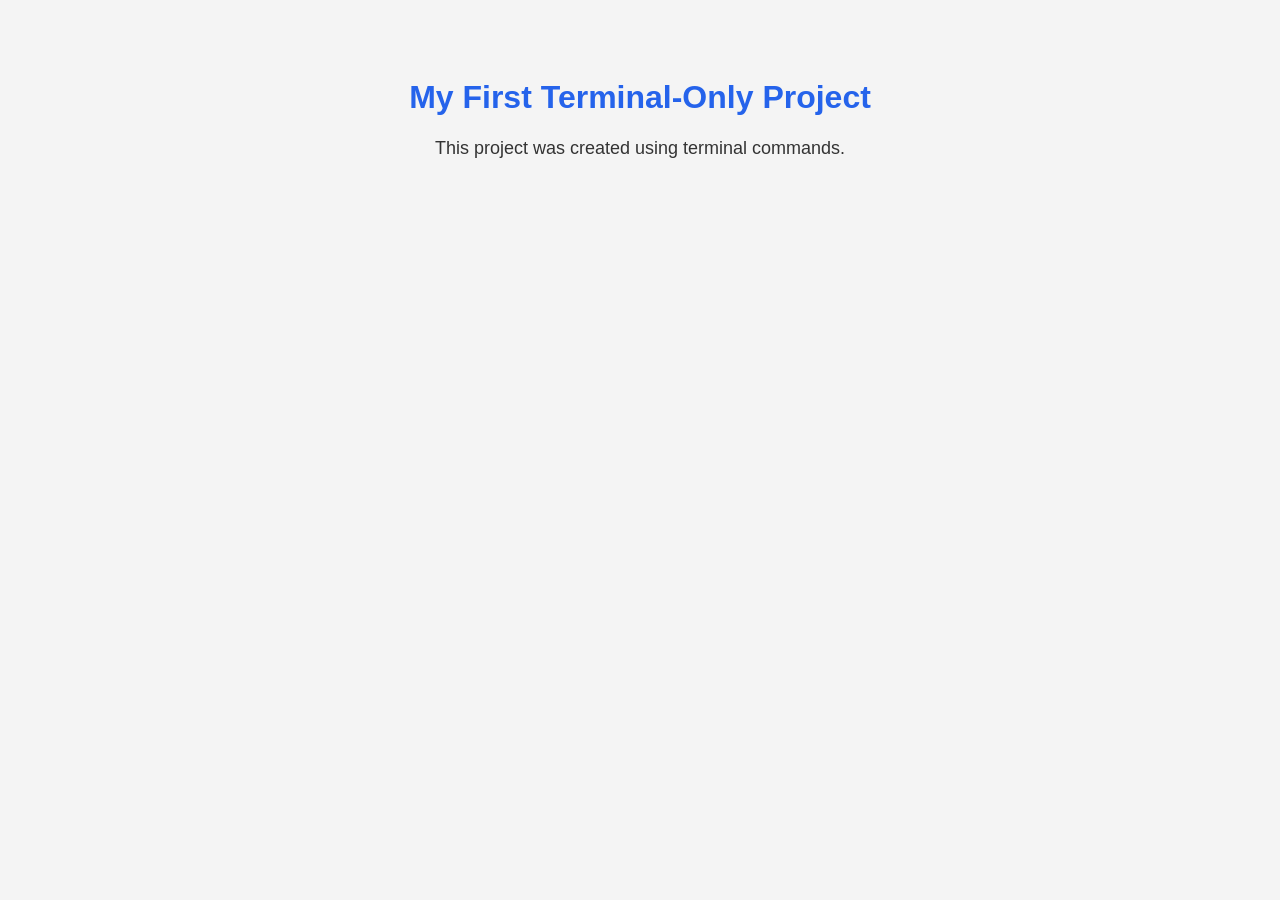
<file: daily-challenges/daily-challenge-1/src/index.html>
<!DOCTYPE html>
<html lang="en">
<head>
    <meta charset="UTF-8">
    <meta name="viewport" content="width=device-width, initial-scale=1.0">
    <title>Daily Challenge 1</title>
    <link rel="stylesheet" href="css/style.css">
</head>
<body>
    <h1>My First Terminal-Only Project</h1>
    <p>This project was created using terminal commands.</p>

    <script src="js/app.js"></script>
</body>
</html>
</file>
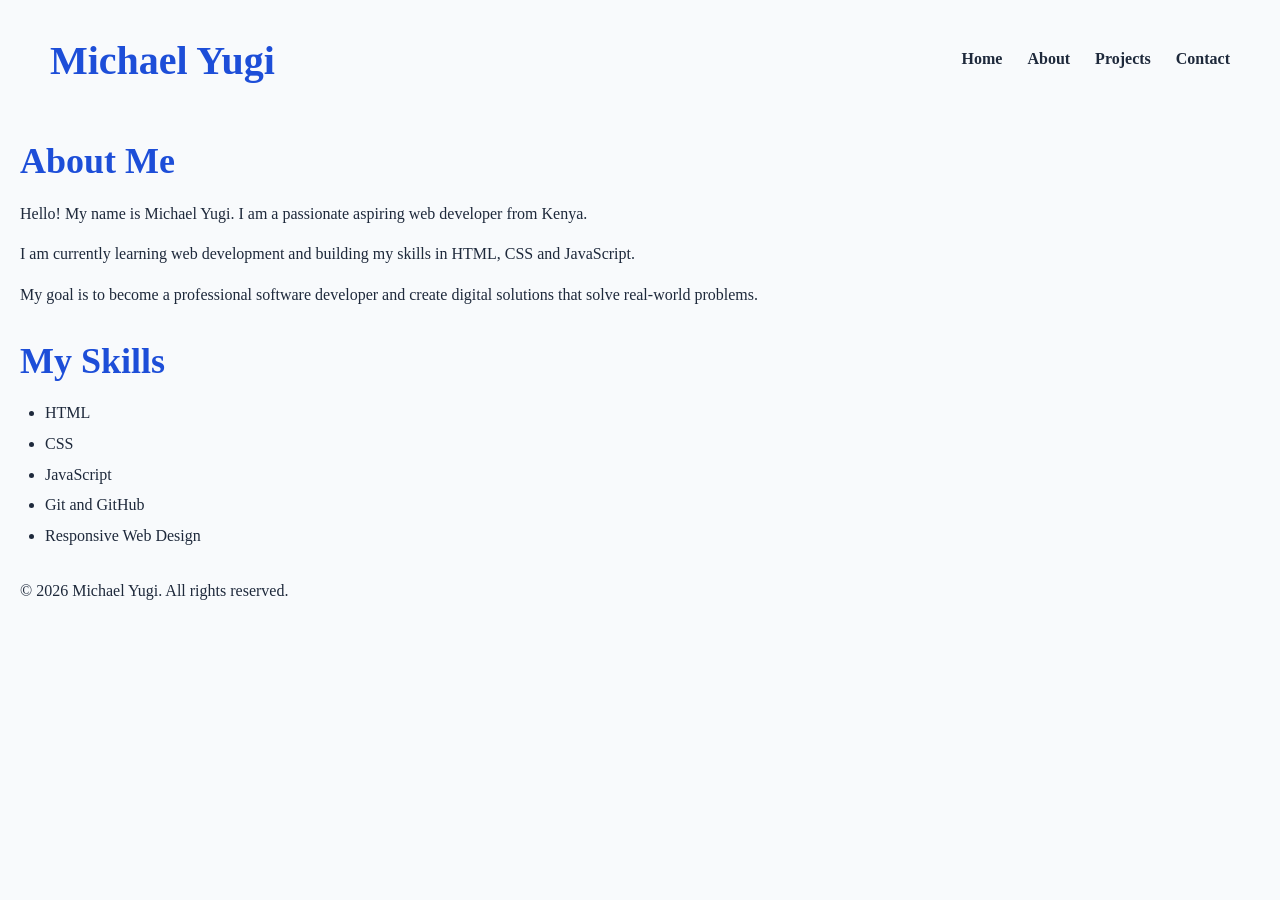
<file: about.html>
<!DOCTYPE html>
<html lang="en">
<head>
    <meta charset="UTF-8">
    <meta name="viewport" content="width=device-width, initial-scale=1.0">
    <meta name="description" content="Learn more about Michael Yugi.">
    <title>About Me | Michael Yugi</title>
    <link rel="stylesheet" href="styles.css">
</head>

<body>

    <header>
        <nav>
            <h1>Michael Yugi</h1>

            <ul>
                <li><a href="index.html">Home</a></li>
                <li><a href="about.html">About</a></li>
                <li><a href="projects.html">Projects</a></li>
                <li><a href="contact.html">Contact</a></li>
            </ul>
        </nav>
    </header>

    <main>
        <section>
            <h2>About Me</h2>

            <p>
                Hello! My name is Michael Yugi. I am a passionate
                aspiring web developer from Kenya.
            </p>

            <p>
                I am currently learning web development and building
                my skills in HTML, CSS and JavaScript.
            </p>

            <p>
                My goal is to become a professional software developer
                and create digital solutions that solve real-world problems.
            </p>
        </section>

        <section>
            <h2>My Skills</h2>

            <ul>
                <li>HTML</li>
                <li>CSS</li>
                <li>JavaScript</li>
                <li>Git and GitHub</li>
                <li>Responsive Web Design</li>
            </ul>
        </section>
    </main>

    <footer>
        <p>&copy; 2026 Michael Yugi. All rights reserved.</p>
    </footer>

</body>
</html>
</file>
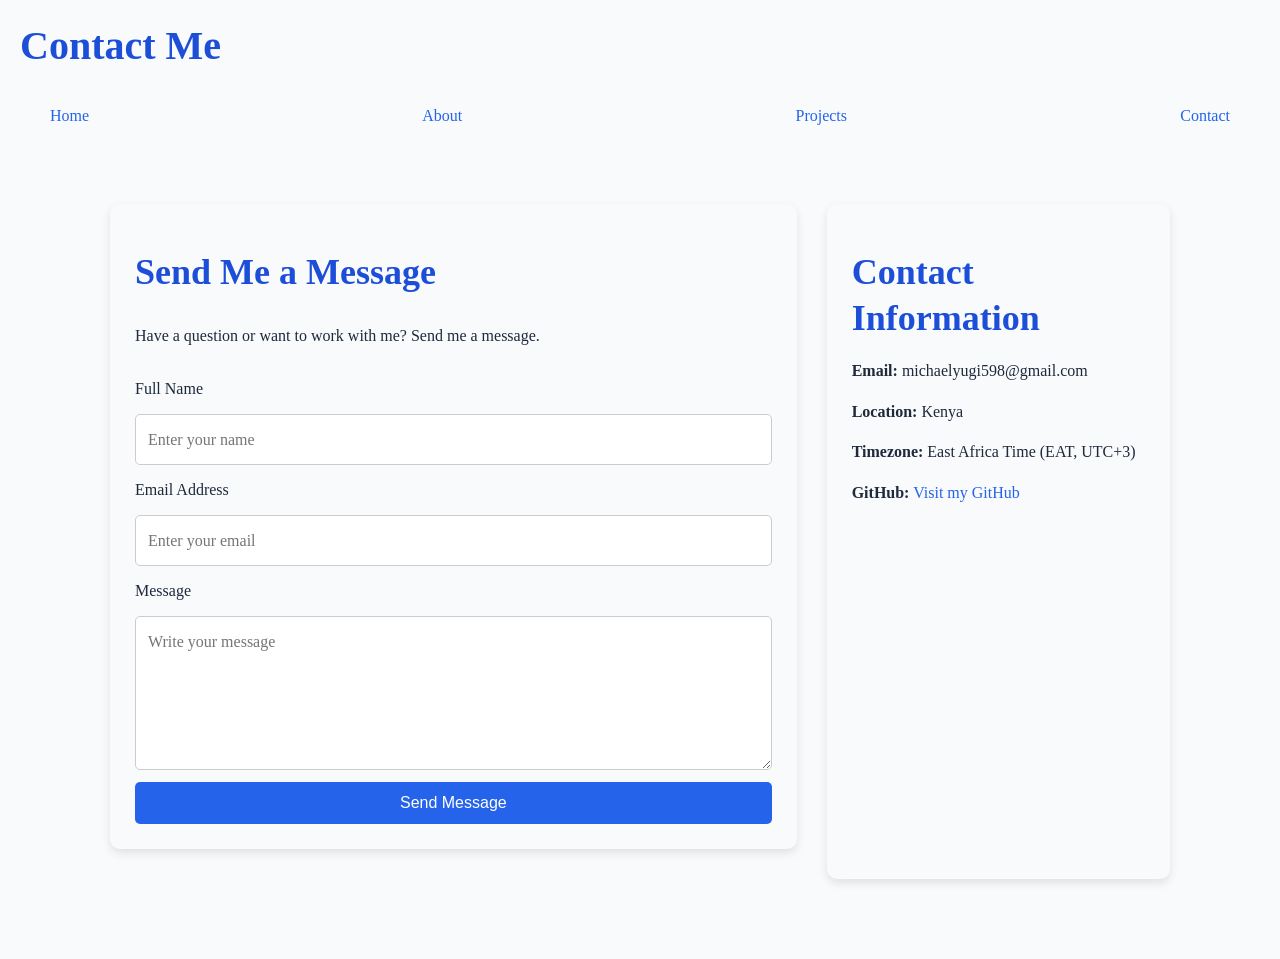
<file: contact.html>
<!DOCTYPE html>
<html lang="en">
<head>
    <meta charset="UTF-8">
    <meta name="viewport" content="width=device-width, initial-scale=1.0">
    <title>Contact Me | My Portfolio</title>
    <link rel="stylesheet" href="styles.css">
</head>
<body>

    <header>
        <h1>Contact Me</h1>
        <nav>
            <a href="index.html">Home</a>
            <a href="about.html">About</a>
            <a href="projects-grid.html">Projects</a>
            <a href="contact.html">Contact</a>
        </nav>
    </header>

    <main class="contact-container">

        <section class="contact-form">
            <h2>Send Me a Message</h2>
            <p>Have a question or want to work with me? Send me a message.</p>

            <form>
                <label for="name">Full Name</label>
                <input type="text" id="name" name="name" placeholder="Enter your name" required>

                <label for="email">Email Address</label>
                <input type="email" id="email" name="email" placeholder="Enter your email" required>

                <label for="message">Message</label>
                <textarea id="message" name="message" rows="5" placeholder="Write your message" required></textarea>

                <button type="submit">Send Message</button>
            </form>
        </section>

        <aside class="contact-info">
            <h2>Contact Information</h2>
            <p><strong>Email:</strong> michaelyugi598@gmail.com</p>
            <p><strong>Location:</strong> Kenya</p>
            <p><strong>Timezone:</strong> East Africa Time (EAT, UTC+3)</p>
            <p><strong>GitHub:</strong> <a href="https://github.com/michael-yugi" target="_blank">Visit my GitHub</a></p>
        </aside>

    </main>

</body>
</html>
</file>
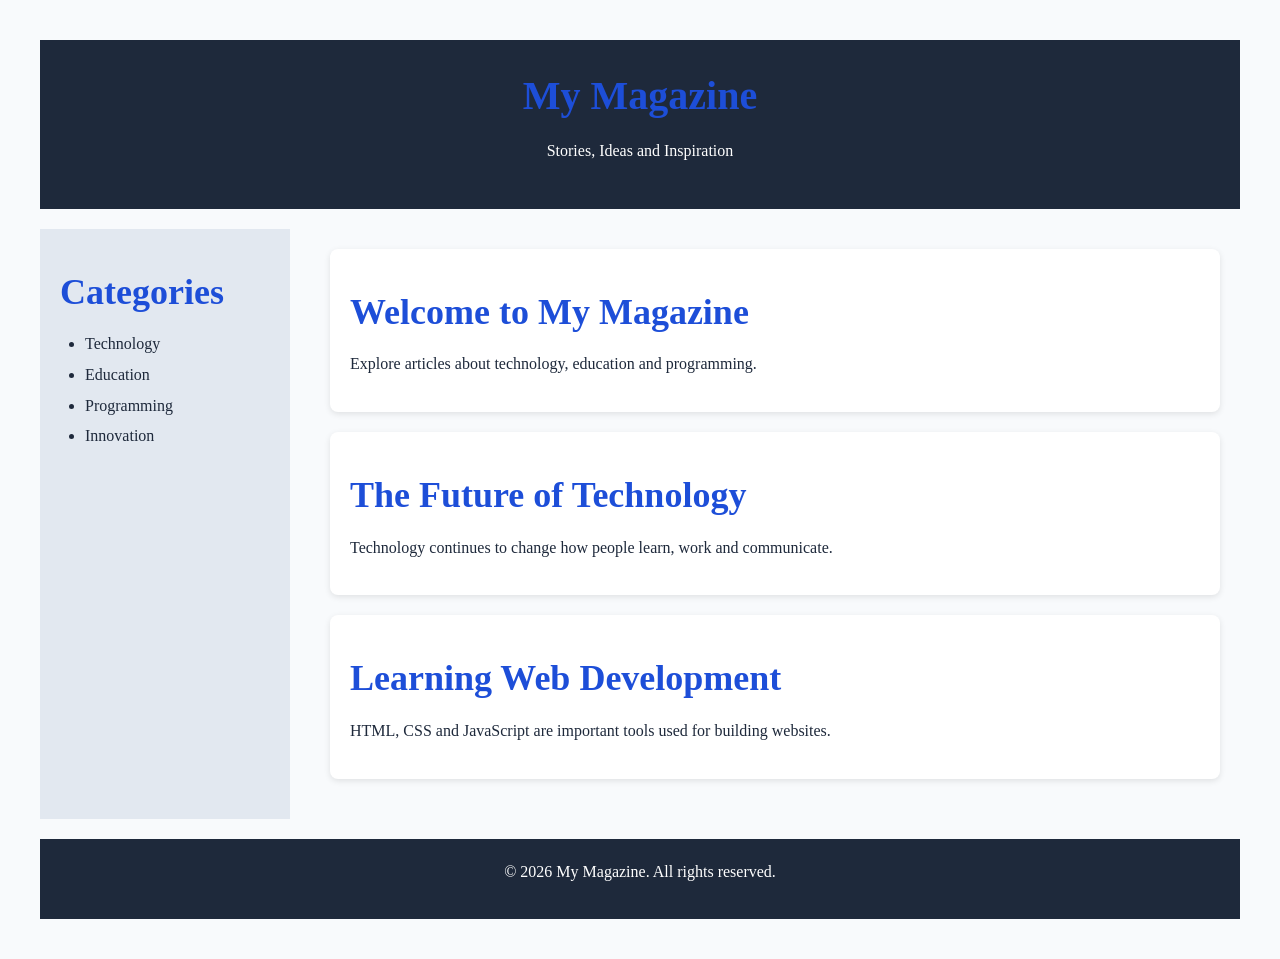
<file: magazine-layout.html>
<!DOCTYPE html>
<html lang="en">
<head>
    <meta charset="UTF-8">
    <meta name="viewport" content="width=device-width, initial-scale=1.0">
    <title>Magazine Layout</title>
    <link rel="stylesheet" href="styles.css">
</head>
<body>

    <div class="magazine-container">

        <header class="magazine-header">
            <h1>My Magazine</h1>
            <p>Stories, Ideas and Inspiration</p>
        </header>

        <aside class="magazine-sidebar">
            <h2>Categories</h2>
            <ul>
                <li>Technology</li>
                <li>Education</li>
                <li>Programming</li>
                <li>Innovation</li>
            </ul>
        </aside>

        <main class="magazine-content">
            <article>
                <h2>Welcome to My Magazine</h2>
                <p>Explore articles about technology, education and programming.</p>
            </article>

            <article>
                <h2>The Future of Technology</h2>
                <p>Technology continues to change how people learn, work and communicate.</p>
            </article>

            <article>
                <h2>Learning Web Development</h2>
                <p>HTML, CSS and JavaScript are important tools used for building websites.</p>
            </article>
        </main>

        <footer class="magazine-footer">
            <p>&copy; 2026 My Magazine. All rights reserved.</p>
        </footer>

    </div>

</body>
</html>
</file>
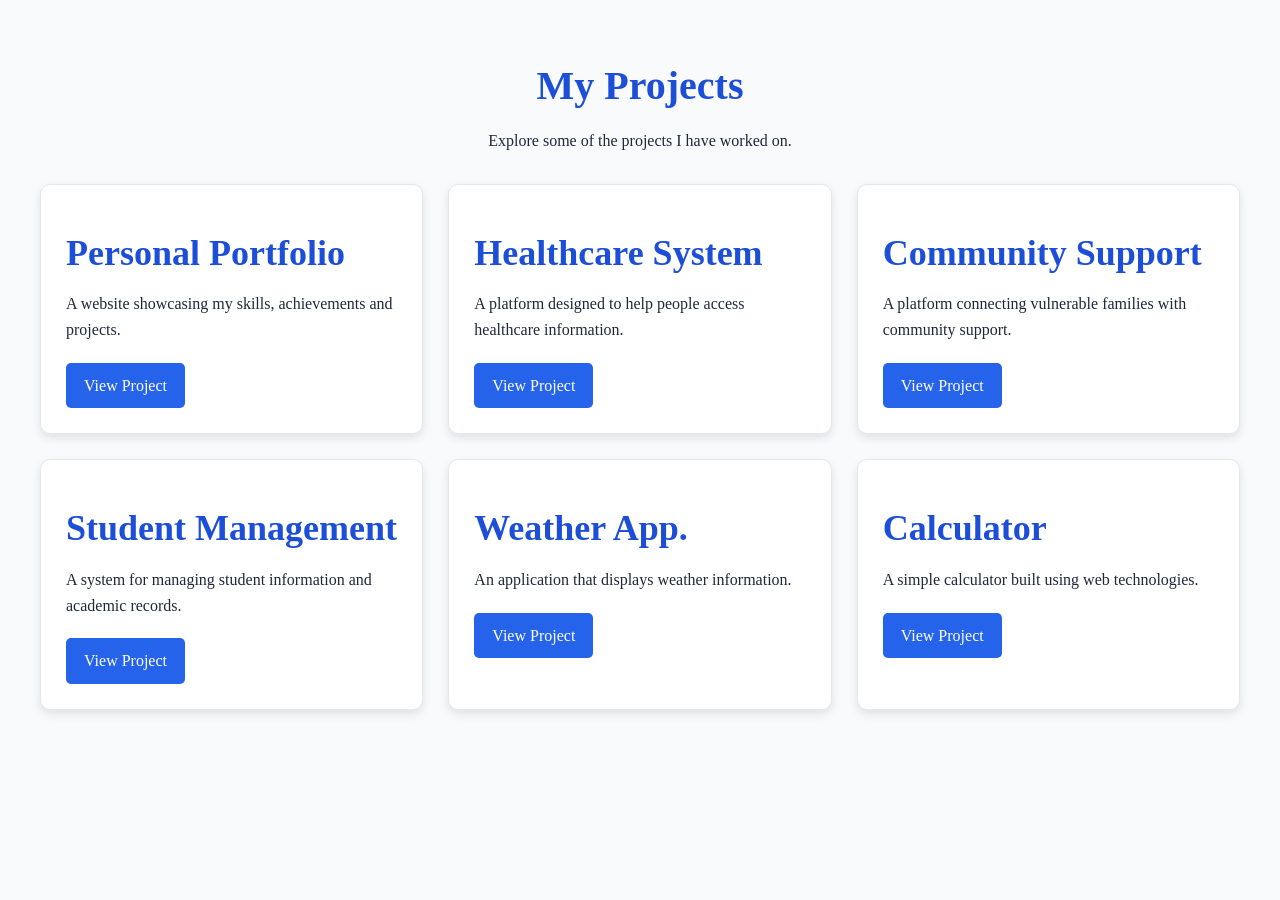
<file: projects-grid.html>
<!DOCTYPE html>
<html lang="en">
<head>
    <meta charset="UTF-8">
    <meta name="viewport" content="width=device-width, initial-scale=1.0">
    <title>My Projects Grid</title>
    <link rel="stylesheet" href="styles.css">
</head>
<body>

    <section class="projects-grid-section">
        <h1>My Projects</h1>
        <p>Explore some of the projects I have worked on.</p>

        <div class="projects-grid">

            <div class="project-card">
                <h2>Personal Portfolio</h2>
                <p>A website showcasing my skills, achievements and projects.</p>
                <a href="#">View Project</a>
            </div>

            <div class="project-card">
                <h2>Healthcare System</h2>
                <p>A platform designed to help people access healthcare information.</p>
                <a href="#">View Project</a>
            </div>

            <div class="project-card">
                <h2>Community Support</h2>
                <p>A platform connecting vulnerable families with community support.</p>
                <a href="#">View Project</a>
            </div>

            <div class="project-card">
                <h2>Student Management</h2>
                <p>A system for managing student information and academic records.</p>
                <a href="#">View Project</a>
            </div>

            <div class="project-card">
                <h2>Weather App.</h2>
                <p>An application that displays weather information.</p>
                <a href="#">View Project</a>
            </div>

            <div class="project-card">
                <h2>Calculator</h2>
                <p>A simple calculator built using web technologies.</p>
                <a href="#">View Project</a>
            </div>

        </div>
    </section>

</body>
</html>
</file>
<file: daily-challenges/daily-challenge-1/src/css/style.css>
body {
    font-family: Arial, sans-serif;
    background-color: #f4f4f4;
    color: #333;
    text-align: center;
    padding: 50px;
}

h1 {
    color: #2563eb;
}

p {
    font-size: 18px;
}
</file>
<file: styles.css>
@import url('https://fonts.googleapis.com/css2?family=Open+Sans:wght@400;500;600;700&family=Poppins:wght@400;500;600;700&display=swap');

* {
    margin: 0;
    padding: 0;
    box-sizing: border-box;
}

body {
    font-family: 'Roboto', sans-serif;
    font-size: 16px;
    line-height: 1.6;
    color: #333333;
    background-color: #f4f4f4;
    padding: 20px;
}

h1 {
    font-size: 36px;
    font-weight: 700;
    color: #1a73e8;
    margin-bottom: 20px;
}

h2 {
    font-size: 28px;
    font-weight: 700;
    color: #174ea6;
    margin-top: 20px;
    margin-bottom: 15px;
}

h3 {
    font-size: 24px;
    font-weight: 600;
    color: #333333;
    margin-top: 15px;
    margin-bottom: 12px;
}

h4 {
    font-size: 20px;
    font-weight: 600;
    color: #333333;
    margin-top: 12px;
    margin-bottom: 10px;
}

h5 {
    font-size: 18px;
    font-weight: 500;
    color: #444444;
    margin-top: 10px;
    margin-bottom: 8px;
}

h6 {
    font-size: 16px;
    font-weight: 500;
    color: #555555;
    margin-top: 8px;
    margin-bottom: 6px;
}

p {
    margin-bottom: 15px;
}

a {
    color: #1a73e8;
    text-decoration: none;
}

a:hover {
    color: #174ea6;
    text-decoration: underline;
}

ul,
ol {
    margin-left: 25px;
    margin-bottom: 15px;
}

li {
    margin-bottom: 5px;
}

img {
    max-width: 100%;
    height: auto;
}

button {
    background-color: #1a73e8;
    color: white;
    padding: 10px 20px;
    border: none;
    border-radius: 5px;
    cursor: pointer;
    font-size: 16px;
}

button:hover {
    background-color: #174ea6;
}

@media (max-width: 600px) {
    body {
        padding: 10px;
    }

    h1 {
        font-size: 28px;
    }

    h2 {
        font-size: 24px;
    }

    h3 {
        font-size: 20px;
    }
}

/* Typography System */

:root {
    --font-xs: 0.75rem;    /* 12px */
    --font-sm: 0.875rem;   /* 14px */
    --font-base: 1rem;     /* 16px */
    --font-lg: 1.125rem;   /* 18px */
    --font-xl: 1.5rem;     /* 24px */
    --font-2xl: 1.875rem;  /* 30px */
    --font-3xl: 2.25rem;   /* 36px */
    --font-4xl: 2.5rem;    /* 40px */
}

/* Body text */
body {
    font-family: "Roboto", sans-serif;
    font-size: var(--font-base);
    line-height: 1.6;
    color: var(--color-text);
    background-color: var(--color-background);
}

/* Headings */
h1,
h2,
h3,
h4,
h5,
h6 {
    font-family: "Poppins", sans-serif;
    line-height: 1.2;
}

h1 {
    font-size: var(--font-4xl);
}

h2 {
    font-size: var(--font-3xl);
}

h3 {
    font-size: var(--font-2xl);
}

/* Small text */
small {
    font-size: var(--font-sm);
}

/* Color Scheme */

:root {
    --color-primary: #2563eb;
    --color-secondary: #7c3aed;
    --color-background: #f8fafc;
    --color-text: #1e293b;
    --color-muted: #64748b;

    /* Primary color variations */
    --color-primary-light: #dbeafe;
    --color-primary-dark: #1d4ed8;
}

/* Page background and text */
body {
    background-color: var(--color-background);
    color: var(--color-text);
}

/* Headings */
h1,
h2,
h3 {
    color: var(--color-primary-dark);
}

/* Links */
a {
    color: var(--color-primary);
    text-decoration: none;
}

a:hover {
    color: var(--color-secondary);
    text-decoration: underline;
}

/* Buttons */
button {
    background-color: var(--color-primary);
    color: white;
    padding: 10px 20px;
    border: none;
    border-radius: 6px;
    cursor: pointer;
}

button:hover {
    background-color: var(--color-primary-dark);
}

/* Cards and sections */
.card {
    background-color: var(--color-background);
    padding: 20px;
    border-radius: 10px;
    border: 1px solid #e2e8f0;
}

/* Muted text */
small,
.muted-text {
    color: var(--color-muted);
}

/* Navigation Bar */
.navbar {
    display: flex;
    justify-content: space-between;
    align-items: center;
    padding: 15px 30px;
    background-color: #1e293b;
    color: white;
}

.logo {
    font-size: 24px;
    font-weight: bold;
}

.nav-links {
    display: flex;
    gap: 20px;
    list-style: none;
    margin: 0;
    padding: 0;
}

.nav-links a {
    color: white;
    text-decoration: none;
}

.nav-links a:hover {
    color: #60a5fa;
}

/* Responsive Navigation */
@media (max-width: 600px) {
    .navbar {
        flex-direction: column;
        gap: 15px;
    }

    .nav-links {
        flex-wrap: wrap;
        justify-content: center;
        gap: 12px;
    }
}

/* Cards Layout */
.cards-container {
    display: flex;
    justify-content: space-between;
    align-items: stretch;
    flex-wrap: wrap;
    gap: 20px;
    padding: 30px;
}

.card {
    flex: 1 1 250px;
    padding: 20px;
    background-color: white;
    border: 1px solid #e2e8f0;
    border-radius: 10px;
    box-shadow: 0 4px 8px rgba(0, 0, 0, 0.1);
}

.card h3 {
    margin-top: 0;
    color: #2563eb;
}

.card p {
    color: #475569;
}

/* Footer Layout */
.footer {
    background-color: #1e293b;
    color: white;
    padding: 30px;
}

.footer-columns {
    display: flex;
    justify-content: space-between;
    gap: 30px;
    flex-wrap: wrap;
}

.footer-column {
    flex: 1 1 200px;
}

.footer-column h3 {
    color: #60a5fa;
}

.footer-column a {
    display: block;
    color: white;
    text-decoration: none;
    margin-bottom: 8px;
}

.footer-column a:hover {
    color: #60a5fa;
}

.copyright {
    text-align: center;
    border-top: 1px solid #475569;
    padding-top: 15px;
    margin-top: 25px;
}

/* Photo Gallery */
.gallery-section {
    padding: 30px;
}

.gallery-section h2 {
    text-align: center;
    margin-bottom: 25px;
}

.photo-gallery {
    display: grid;
    grid-template-columns: repeat(3, 1fr);
    gap: 20px;
}

.gallery-item {
    overflow: hidden;
    border-radius: 10px;
}

.gallery-item img {
    width: 100%;
    height: 220px;
    object-fit: cover;
    display: block;
    transition: transform 0.3s ease;
}

.gallery-item img:hover {
    transform: scale(1.05);
}

/* Responsive Gallery */
@media (max-width: 768px) {
    .photo-gallery {
        grid-template-columns: repeat(2, 1fr);
    }
}

@media (max-width: 480px) {
    .photo-gallery {
        grid-template-columns: 1fr;
    }
}

/* Mobile-first navigation */

.navbar {
    display: flex;
    justify-content: space-between;
    align-items: center;
    flex-wrap: wrap;
    padding: 15px 20px;
    background-color: #1e293b;
}

.logo {
    color: white;
    font-size: 1.4rem;
    font-weight: bold;
    text-decoration: none;
}

#menu-toggle {
    display: none;
}

.menu-icon {
    color: white;
    font-size: 1.8rem;
    cursor: pointer;
}

.nav-links {
    display: none;
    flex-direction: column;
    width: 100%;
    gap: 15px;
    list-style: none;
    padding: 20px 0 0;
    margin: 0;
}

.nav-links a {
    color: white;
    text-decoration: none;
}

.nav-links a:hover {
    color: #60a5fa;
}

/* Show menu when hamburger is clicked */
#menu-toggle:checked ~ .nav-links {
    display: flex;
}

/* Desktop navigation */
@media (min-width: 768px) {
    .menu-icon {
        display: none;
    }

    .nav-links {
        display: flex;
        flex-direction: row;
        width: auto;
        padding: 0;
    }
}

/* Mobile-first home page */

.hero {
    display: flex;
    flex-direction: column;
    gap: 30px;
    padding: 40px 20px;
}

.hero-content {
    width: 100%;
}

.hero-content h1 {
    font-size: 2rem;
}

.hero-content p {
    line-height: 1.7;
}

.hero-image img {
    display: block;
    width: 100%;
    max-width: 350px;
    height: auto;
    margin: 0 auto;
    border-radius: 12px;
}

.hero-button {
    display: inline-block;
    padding: 12px 20px;
    margin-top: 10px;
    background-color: #2563eb;
    color: white;
    text-decoration: none;
    border-radius: 6px;
}

/* Desktop hero layout */
@media (min-width: 1024px) {
    .hero {
        flex-direction: row;
        align-items: center;
        justify-content: space-between;
        gap: 50px;
        padding: 70px 8%;
    }

    .hero-content,
    .hero-image {
        flex: 1;
    }

    .hero-content h1 {
        font-size: 2.8rem;
    }

    .hero-image img {
        max-width: 450px;
    }
}

/* Mobile-first projects layout */

.projects-section {
    padding: 40px 20px;
}

.projects-section h2 {
    text-align: center;
    margin-bottom: 25px;
}

.projects-grid {
    display: grid;
    grid-template-columns: 1fr;
    gap: 20px;
}

.project-card {
    padding: 20px;
    background-color: white;
    border: 1px solid #e2e8f0;
    border-radius: 10px;
    box-shadow: 0 4px 8px rgba(0, 0, 0, 0.08);
}

/* Tablet: two columns */
@media (min-width: 768px) {
    .projects-grid {
        grid-template-columns: repeat(2, minmax(0, 1fr));
    }
}

/* Desktop: three columns */
@media (min-width: 1024px) {
    .projects-grid {
        grid-template-columns: repeat(3, minmax(0, 1fr));
    }
}

/* Large desktop */
@media (min-width: 1280px) {
    .projects-section {
        padding: 60px 8%;
    }
}

/* Mobile-first contact layout */

.contact-section {
    padding: 40px 20px;
}

.contact-layout {
    display: grid;
    grid-template-columns: 1fr;
    gap: 30px;
}

.contact-form {
    display: flex;
    flex-direction: column;
    gap: 12px;
    width: 100%;
}

.contact-form input,
.contact-form textarea {
    width: 100%;
    box-sizing: border-box;
    padding: 12px;
    border: 1px solid #cbd5e1;
    border-radius: 6px;
    font: inherit;
}

.contact-form button {
    padding: 12px;
    background-color: #2563eb;
    color: white;
    border: none;
    border-radius: 6px;
    cursor: pointer;
}

.contact-sidebar {
    padding: 20px;
    background-color: #e2e8f0;
    border-radius: 10px;
}

/* Desktop: form and sidebar */
@media (min-width: 1024px) {
    .contact-layout {
        grid-template-columns: 2fr 1fr;
        align-items: start;
    }
}

/* Responsive foundation */

*,
*::before,
*::after {
    box-sizing: border-box;
}

html {
    scroll-behavior: smooth;
}

body {
    margin: 0;
    min-width: 320px;
}

img {
    max-width: 100%;
    height: auto;
}

section {
    scroll-margin-top: 20px;
}

/* Tablet */
@media (min-width: 768px) {
    body {
        font-size: 1rem;
    }
}

/* Desktop */
@media (min-width: 1024px) {
    body {
        font-size: 1.05rem;
    }
}

/* Large desktop */
@media (min-width: 1280px) {
    body {
        font-size: 1.1rem;
    }
}
/* Button hover effect */
button,
.hero-button {
    transition: all 0.3s ease;
}

button:hover,
.hero-button:hover {
    transform: translateY(-2px);
    box-shadow: 0 4px 6px rgba(0, 0, 0, 0.1);
}

/* Link hover effect */
a {
    transition: color 0.3s ease;
}

a:hover {
    color: var(--color-primary);
}

/* Card hover effect */
.card,
.project-card {
    transition: transform 0.3s ease, box-shadow 0.3s ease;
}

.card:hover,
.project-card:hover {
    transform: translateY(-5px);
    box-shadow: 0 10px 20px rgba(0, 0, 0, 0.1);
}
/* Smooth transitions */
button,
.card,
.project-card,
.hero-button,
.nav-links a {
    transition: all 0.3s ease;
}

/* Keyboard accessibility */
a:focus-visible,
button:focus-visible,
input:focus-visible,
textarea:focus-visible {
    outline: 2px solid var(--color-primary);
    outline-offset: 2px;
}

/* Make form fields easier to identify */
input:focus-visible,
textarea:focus-visible {
    border-color: var(--color-primary);
}

/* Consistent spacing */
section {
    margin-bottom: 30px;
}

h1,
h2,
h3 {
    line-height: 1.3;
}

/* Responsive images */
img {
    max-width: 100%;
    height: auto;
}

/* Prevent unwanted horizontal scrolling */
html,
body {
    max-width: 100%;
}

*,
*::before,
*::after {
    box-sizing: border-box;
}

/* Respect reduced-motion preferences */
@media (prefers-reduced-motion: reduce) {
    *,
    *::before,
    *::after {
        scroll-behavior: auto !important;
        transition-duration: 0.01ms !important;
        animation-duration: 0.01ms !important;
        animation-iteration-count: 1 !important;
    }
}

/* Box Model Practice */

.box-container {
    display: flex;
    flex-wrap: wrap;
    gap: 20px;
    padding: 20px;
}

.box {
    width: 200px;
    min-height: 120px;
    text-align: center;
    font-weight: bold;
    display: flex;
    justify-content: center;
    align-items: center;
}

/* Exercise 1: Content */
.content-box {
    background-color: lightblue;
}

/* Exercise 2: Padding */
.padding-box {
    background-color: lightgreen;
    padding: 20px;
}

/* Exercise 3: Border */
.border-box {
    background-color: lightyellow;
    border: 5px solid black;
}

/* Exercise 4: Margin */
.margin-box {
    background-color: lightcoral;
    margin: 20px;
}

/* Exercise 2: Debug the Layout */

.debug-section {
    margin-top: 40px;
}

.broken-box {
    width: 300px;
    padding: 20px;
    border: none;
    box-sizing: border-box;
    background-color: lightblue;
    text-align: center;
}

/* Exercise 3: Card Component */

.card-section {
    margin-top: 40px;
}

.practice-card {
    width: 300px;
    padding: 20px;
    border: 1px solid gray;
    box-sizing: border-box;
    border-radius: 8px;
    margin: 20px 0;
    background-color: white;
}

.practice-card img {
    width: 100%;
    height: 150px;
    object-fit: cover;
    display: block;
}

.card-content {
    padding-top: 15px;
}

.card-content h3 {
    margin-bottom: 15px;
}

.card-content p {
    margin-bottom: 20px;
    line-height: 1.6;
}

.card-content button {
    padding: 10px 20px;
    background-color: #1e40af;
    color: white;
    border: none;
    border-radius: 5px;
    cursor: pointer;
}

.card-content button:hover {
    background-color: #1e3a8a;
}

/* Apply Typography */

body {
    font-family: var(--font-body);
    font-size: var(--font-base);
    line-height: 1.6;
}

h1, h2, h3, h4, h5, h6 {
    font-family: var(--font-heading);
    font-weight: 600;
    margin-bottom: 1rem;
}

h1 {
    font-size: var(--font-4xl);
}

h2 {
    font-size: var(--font-3xl);
}

h3 {
    font-size: var(--font-2xl);
}

p {
    font-size: var(--font-base);
}

small {
    font-size: var(--font-sm);
}

/* Task 4.1: Flexbox Navigation */

header nav {
    display: flex;
    justify-content: space-between;
    align-items: center;
    padding: 15px 30px;
}

header nav ul {
    display: flex;
    align-items: center;
    gap: 25px;
    list-style: none;
}

header nav ul li a {
    text-decoration: none;
    color: var(--color-text);
    font-weight: 600;
}

/* Exercise 2: Flexbox Card Layout */

.cards-container {
    display: flex;
    flex-wrap: wrap;
    justify-content: space-between;
    align-items: stretch;
    gap: 20px;
    padding: 20px;
}

.card {
    flex: 1 1 250px;
    padding: 20px;
    background-color: white;
    border-radius: 8px;
    box-shadow: 0 4px 8px rgba(0, 0, 0, 0.1);
}

.card h3 {
    margin-bottom: 15px;
}

.card p {
    line-height: 1.6;
}

/* Exercise 3: Flexbox Footer Layout */

.footer {
    background-color: #1e293b;
    color: white;
    padding: 30px 20px;
    margin-top: 40px;
}

.footer-columns {
    display: flex;
    justify-content: space-between;
    align-items: flex-start;
    gap: 30px;
    flex-wrap: wrap;
}

.footer-column {
    flex: 1 1 200px;
}

.footer-column h3 {
    color: #60a5fa;
    margin-bottom: 15px;
}

.footer-column ul {
    list-style: none;
    padding: 0;
}

.footer-column ul li {
    margin-bottom: 10px;
}

.footer-column a {
    color: white;
    text-decoration: none;
}

.footer-column a:hover {
    color: #60a5fa;
}

.copyright {
    text-align: center;
    border-top: 1px solid #475569;
    padding-top: 20px;
    margin-top: 25px;
}

/* Photo Gallery - CSS Grid */
.photo-gallery {
    display: grid;
    grid-template-columns: repeat(3, 1fr);
    gap: 20px;
    padding: 20px;
}

.gallery-item img {
    width: 100%;
    height: 250px;
    object-fit: cover;
    display: block;
}

/* Responsive Photo Gallery */
@media (max-width: 768px) {
    .photo-gallery {
        grid-template-columns: repeat(2, 1fr);
    }
}

@media (max-width: 480px) {
    .photo-gallery {
        grid-template-columns: 1fr;
    }
}

/* Magazine Layout - CSS Grid */

.magazine-container {
    display: grid;
    grid-template-columns: 250px 1fr;
    grid-template-rows: auto 1fr auto;
    grid-template-areas:
        "header header"
        "sidebar content"
        "footer footer";
    gap: 20px;
    padding: 20px;
}

.magazine-header {
    grid-area: header;
    background-color: #1e293b;
    color: white;
    text-align: center;
    padding: 30px;
}

.magazine-sidebar {
    grid-area: sidebar;
    background-color: #e2e8f0;
    padding: 20px;
}

.magazine-content {
    grid-area: content;
    padding: 20px;
}

.magazine-content article {
    background-color: white;
    padding: 20px;
    margin-bottom: 20px;
    border-radius: 8px;
    box-shadow: 0 2px 6px rgba(0, 0, 0, 0.1);
}

.magazine-footer {
    grid-area: footer;
    background-color: #1e293b;
    color: white;
    text-align: center;
    padding: 20px;
}

/* Responsive Magazine Layout */

@media (max-width: 768px) {
    .magazine-container {
        grid-template-columns: 1fr;
        grid-template-areas:
            "header"
            "sidebar"
            "content"
            "footer";
    }

    .magazine-sidebar {
        text-align: center;
    }
}

/* Responsive Project Cards Grid */

.projects-grid-section {
    padding: 40px 20px;
    text-align: center;
}

.projects-grid {
    display: grid;
    grid-template-columns: repeat(3, 1fr);
    gap: 25px;
    margin-top: 30px;
}

.project-card {
    background-color: white;
    padding: 25px;
    border-radius: 10px;
    box-shadow: 0 4px 10px rgba(0, 0, 0, 0.1);
    text-align: left;
}

.project-card h2 {
    margin-bottom: 15px;
}

.project-card p {
    line-height: 1.6;
    margin-bottom: 20px;
}

.project-card a {
    display: inline-block;
    padding: 10px 18px;
    background-color: var(--color-primary);
    color: white;
    text-decoration: none;
    border-radius: 5px;
}

/* Responsive Project Cards */

@media (max-width: 1023px) {
    .projects-grid {
        grid-template-columns: repeat(2, 1fr);
    }
}

@media (max-width: 767px) {
    .projects-grid {
        grid-template-columns: 1fr;
    }
}

/* Mobile Navigation */
@media (max-width: 767px) {
    .navbar {
        flex-wrap: wrap;
    }

    .nav-links {
        display: none;
        flex-direction: column;
        width: 100%;
        text-align: center;
        gap: 15px;
        padding: 20px 0;
    }

    .menu-toggle:checked ~ .nav-links {
        display: flex;
    }
}

/* Hamburger Menu Styling */

.hamburger {
    display: none;
    font-size: 28px;
    cursor: pointer;
    color: var(--color-text);
}

@media (max-width: 767px) {
    .hamburger {
        display: block;
    }
}

/* Responsive Hero Section */

@media (max-width: 767px) {
    .hero {
        flex-direction: column;
        text-align: center;
        padding: 30px 15px;
    }

    .hero-content,
    .hero-image {
        width: 100%;
    }

    .hero-image img {
        max-width: 250px;
        height: auto;
        margin: 20px auto;
    }
}

/* Contact Page Layout */

.contact-container {
    display: grid;
    grid-template-columns: 2fr 1fr;
    gap: 30px;
    max-width: 1100px;
    margin: 40px auto;
    padding: 20px;
}

.contact-form,
.contact-info {
    padding: 25px;
    background-color: var(--color-background);
    border-radius: 10px;
    box-shadow: 0 4px 10px rgba(0, 0, 0, 0.1);
}

.contact-form form {
    display: flex;
    flex-direction: column;
    gap: 12px;
}

.contact-form input,
.contact-form textarea {
    width: 100%;
    padding: 12px;
    border: 1px solid #ccc;
    border-radius: 5px;
    font: inherit;
}

.contact-form button {
    padding: 12px 20px;
    background-color: var(--color-primary);
    color: white;
    border: none;
    border-radius: 5px;
    cursor: pointer;
}

.contact-info p {
    margin-bottom: 15px;
}

/* Responsive Contact Page */

@media (max-width: 767px) {
    .contact-container {
        grid-template-columns: 1fr;
        margin: 20px auto;
        padding: 15px;
    }

    .contact-form,
    .contact-info {
        width: 100%;
    }
}

/* Website Polish - Hover Effects */

button,
.btn {
    transition: all 0.3s ease;
}

button:hover,
.btn:hover {
    transform: translateY(-3px);
    opacity: 0.85;
}

a {
    transition: color 0.3s ease;
}

a:hover {
    color: #007bff;
}

/* Gallery Image Hover Effect */

.gallery-item img {
    transition: transform 0.3s ease;
}

.gallery-item img:hover {
    transform: scale(1.05);
}

/* Keyboard Focus Effects */

a:focus,
button:focus,
input:focus,
textarea:focus {
    outline: 3px solid #007bff;
    outline-offset: 3px;
}

/* Smooth Scrolling */

html {
    scroll-behavior: smooth;
}

/* Responsive Website Design */

img {
    max-width: 100%;
    height: auto;
}

/* Tablet Screens */
@media screen and (max-width: 768px) {

    .container {
        width: 90%;
        margin: auto;
    }

    nav ul {
        flex-wrap: wrap;
        justify-content: center;
    }

    .photo-gallery {
        grid-template-columns: repeat(2, 1fr);
    }
}

/* Mobile Screens */
@media screen and (max-width: 480px) {

    h1 {
        font-size: 28px;
    }

    h2 {
        font-size: 22px;
    }

    .photo-gallery {
        grid-template-columns: 1fr;
    }

    button,
    .btn {
        width: 100%;
    }
}

/* Accessibility - Reduced Motion */

@media (prefers-reduced-motion: reduce) {
    html {
        scroll-behavior: auto;
    }

    *,
    *::before,
    *::after {
        animation-duration: 0.01ms !important;
        animation-iteration-count: 1 !important;
        transition-duration: 0.01ms !important;
    }
}

/* Professional Photo Gallery */

.gallery-section {
padding: 60px 20px;
text-align: center;
}

.gallery-section h2 {
font-size: 32px;
margin-bottom: 10px;
}

.gallery-description {
margin-bottom: 35px;
color: #777;
}

.photo-gallery {
display: grid;
grid-template-columns: repeat(3, 1fr);
gap: 25px;
max-width: 1100px;
margin: auto;
}

.gallery-item {
position: relative;
overflow: hidden;
border-radius: 12px;
height: 250px;
box-shadow: 0 5px 15px rgba(0, 0, 0, 0.15);
}

.gallery-item img {
width: 100%;
height: 100%;
object-fit: cover;
display: block;
transition: transform 0.4s ease;
}

.gallery-item:hover img {
transform: scale(1.1);
}

.gallery-overlay {
position: absolute;
bottom: 0;
left: 0;
width: 100%;
padding: 15px;
background: linear-gradient(transparent, rgba(0, 0, 0, 0.8));
color: white;
box-sizing: border-box;
opacity: 0;
transition: opacity 0.3s ease;
}

.gallery-item:hover .gallery-overlay {
opacity: 1;
}

.gallery-overlay h3 {
margin: 0;
font-size: 18px;
}

/* Tablet */
@media screen and (max-width: 768px) {
.photo-gallery {
grid-template-columns: repeat(2, 1fr);
}
}

/* Mobile */
@media screen and (max-width: 480px) {
.photo-gallery {
grid-template-columns: 1fr;
}

```
.gallery-section h2 {
    font-size: 25px;
}
```

}
</file>
